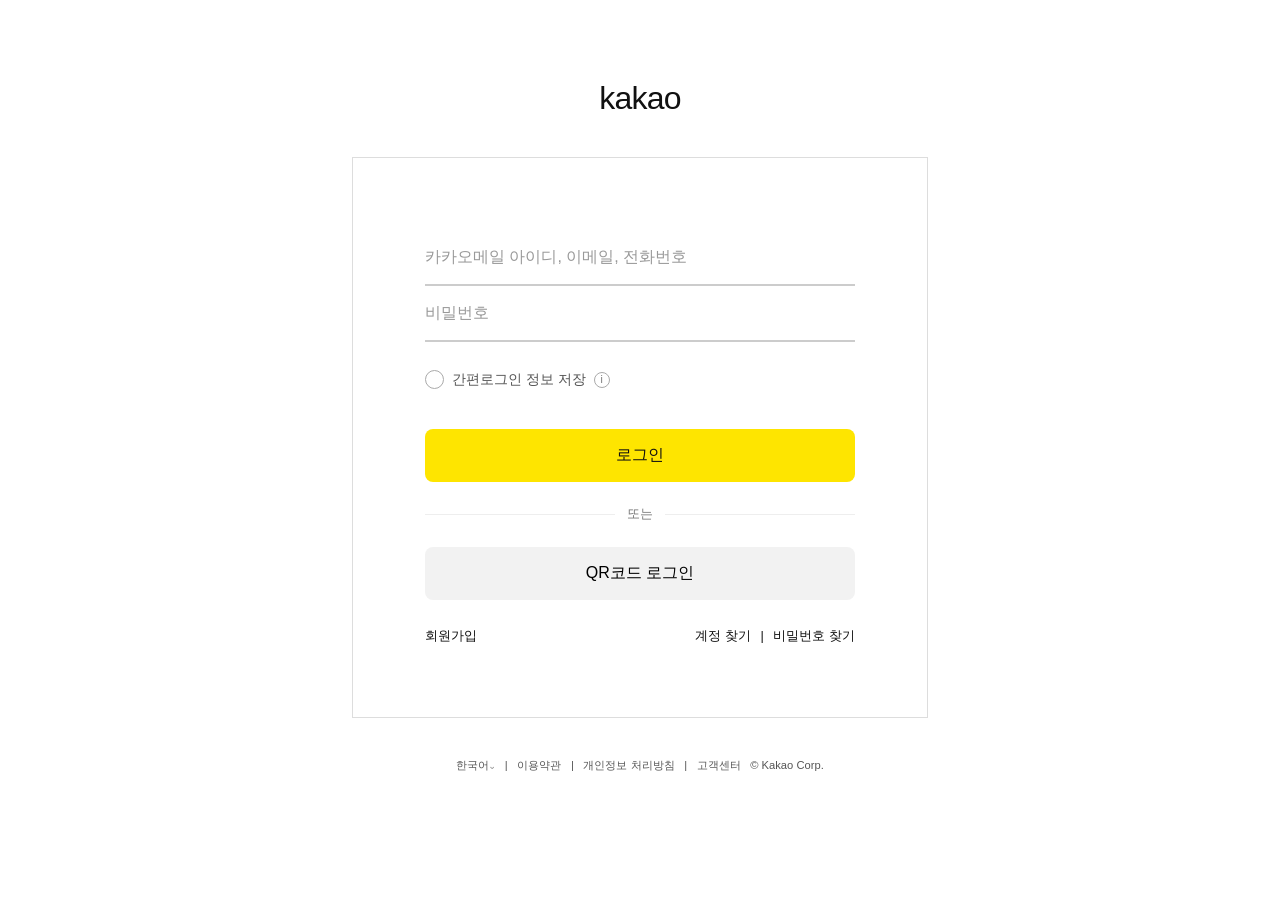
<file: kakao-login.html>
<!DOCTYPE html>
<html lang="ko">

<head>
    <meta charset="UTF-8">
    <meta name="viewport" content="width=device-width, initial-scale=1.0">
    <title>카카오 로그인</title>

    <link rel="stylesheet" href="./css/kakao-login.css">
</head>

<body>

    <main class="kakao-login">

        <h1>kakao</h1>

        <section class="kakao-login-box">

            <form class="kakao-form">

                <label class="blind" for="kakao-id">
                    카카오메일 아이디, 이메일, 전화번호
                </label>

                <input
                    type="text"
                    id="kakao-id"
                    placeholder="카카오메일 아이디, 이메일, 전화번호"
                >

                <label class="blind" for="kakao-pw">
                    비밀번호
                </label>

                <input
                    type="password"
                    id="kakao-pw"
                    placeholder="비밀번호"
                >

                <div class="save-login">
                    <button type="button" class="btn-check"></button>
                    <span>간편로그인 정보 저장</span>
                    <button type="button" class="btn-info">i</button>
                </div>

                <button type="button" class="btn-kakao-login">
                    로그인
                </button>

            </form>

            <div class="login-or">
                <span></span>
                <p>또는</p>
                <span></span>
            </div>

            <button type="button" class="btn-qr">
                QR코드 로그인
            </button>

            <div class="kakao-links">

                <a href="#">
                    회원가입
                </a>

                <div>
                    <a href="#">
                        계정 찾기
                    </a>

                    <span>|</span>

                    <a href="#">
                        비밀번호 찾기
                    </a>
                </div>

            </div>

        </section>

        <footer class="kakao-footer">
            <a href="#">한국어⌄</a>
            <span>|</span>
            <a href="#">이용약관</a>
            <span>|</span>
            <a href="#">개인정보 처리방침</a>
            <span>|</span>
            <a href="#">고객센터</a>
            <span>© Kakao Corp.</span>
        </footer>

    </main>

</body>

</html>
</file>
<file: css/kakao-login.css>
*{
    box-sizing:border-box;
}

body{
    margin:0;
    background-color:#fff;
    color:#111;
    font-family:Arial, sans-serif;
}

a{
    color:inherit;
    text-decoration:none;
}

button,
input{
    font:inherit;
}

.kakao-login{
    width:36rem;
    margin:0 auto;
    padding-top:5rem;
    text-align:center;
}

.kakao-login h1{
    margin:0 0 2.5rem;
    font-size:2rem;
    font-weight:500;
    letter-spacing:-0.05rem;
}

.kakao-login-box{
    width:100%;
    padding:4.5rem;
    border:1px solid #ddd;
    text-align:left;
}

.kakao-form input{
    width:100%;
    height:3.5rem;
    padding:0;
    border:0;
    border-bottom:2px solid #ccc;
    background-color:#fff;
    font-size:1rem;
    outline:none;
}

.kakao-form input+input{
    margin-top:0.75rem;
}

.kakao-form input::placeholder{
    color:#999;
}

.save-login{
    display:flex;
    align-items:center;
    gap:0.5rem;
    margin-top:1.75rem;
    font-size:0.85rem;
    color:#555;
}

.btn-check{
    width:1.2rem;
    height:1.2rem;
    padding:0;
    border:1px solid #aaa;
    border-radius:50%;
    background-color:#fff;
    cursor:pointer;
}

.btn-info{
    width:1rem;
    height:1rem;
    padding:0;
    border:1px solid #aaa;
    border-radius:50%;
    background-color:#fff;
    color:#777;
    font-size:0.65rem;
    cursor:pointer;
}

.btn-kakao-login{
    width:100%;
    height:3.3rem;
    margin-top:2.5rem;
    border:0;
    border-radius:0.5rem;
    background-color:#fee500;
    color:#111;
    font-size:1rem;
    cursor:pointer;
}

.login-or{
    display:flex;
    align-items:center;
    gap:0.75rem;
    margin:1.5rem 0;
}

.login-or span{
    flex:1;
    height:1px;
    background-color:#eee;
}

.login-or p{
    margin:0;
    font-size:0.8rem;
    color:#777;
}

.btn-qr{
    width:100%;
    height:3.3rem;
    border:0;
    border-radius:0.5rem;
    background-color:#f2f2f2;
    font-size:1rem;
    cursor:pointer;
}

.kakao-links{
    display:flex;
    justify-content:space-between;
    margin-top:1.75rem;
    font-size:0.8rem;
}

.kakao-links div{
    display:flex;
    gap:0.6rem;
}

.kakao-footer{
    display:flex;
    justify-content:center;
    align-items:center;
    gap:0.6rem;
    margin-top:2.5rem;
    padding-bottom:3rem;
    font-size:0.7rem;
    color:#555;
}

.blind{
    position:absolute;
    width:1px;
    height:1px;
    padding:0;
    margin:-1px;
    overflow:hidden;
    clip:rect(0,0,0,0);
    white-space:nowrap;
    border:0;
}

@media(max-width:768px){

    .kakao-login{
        width:100%;
        padding:3rem 1rem;
    }

    .kakao-login-box{
        padding:2rem 1.5rem;
    }

    .kakao-footer{
        flex-wrap:wrap;
        line-height:1.7;
    }

}
</file>
